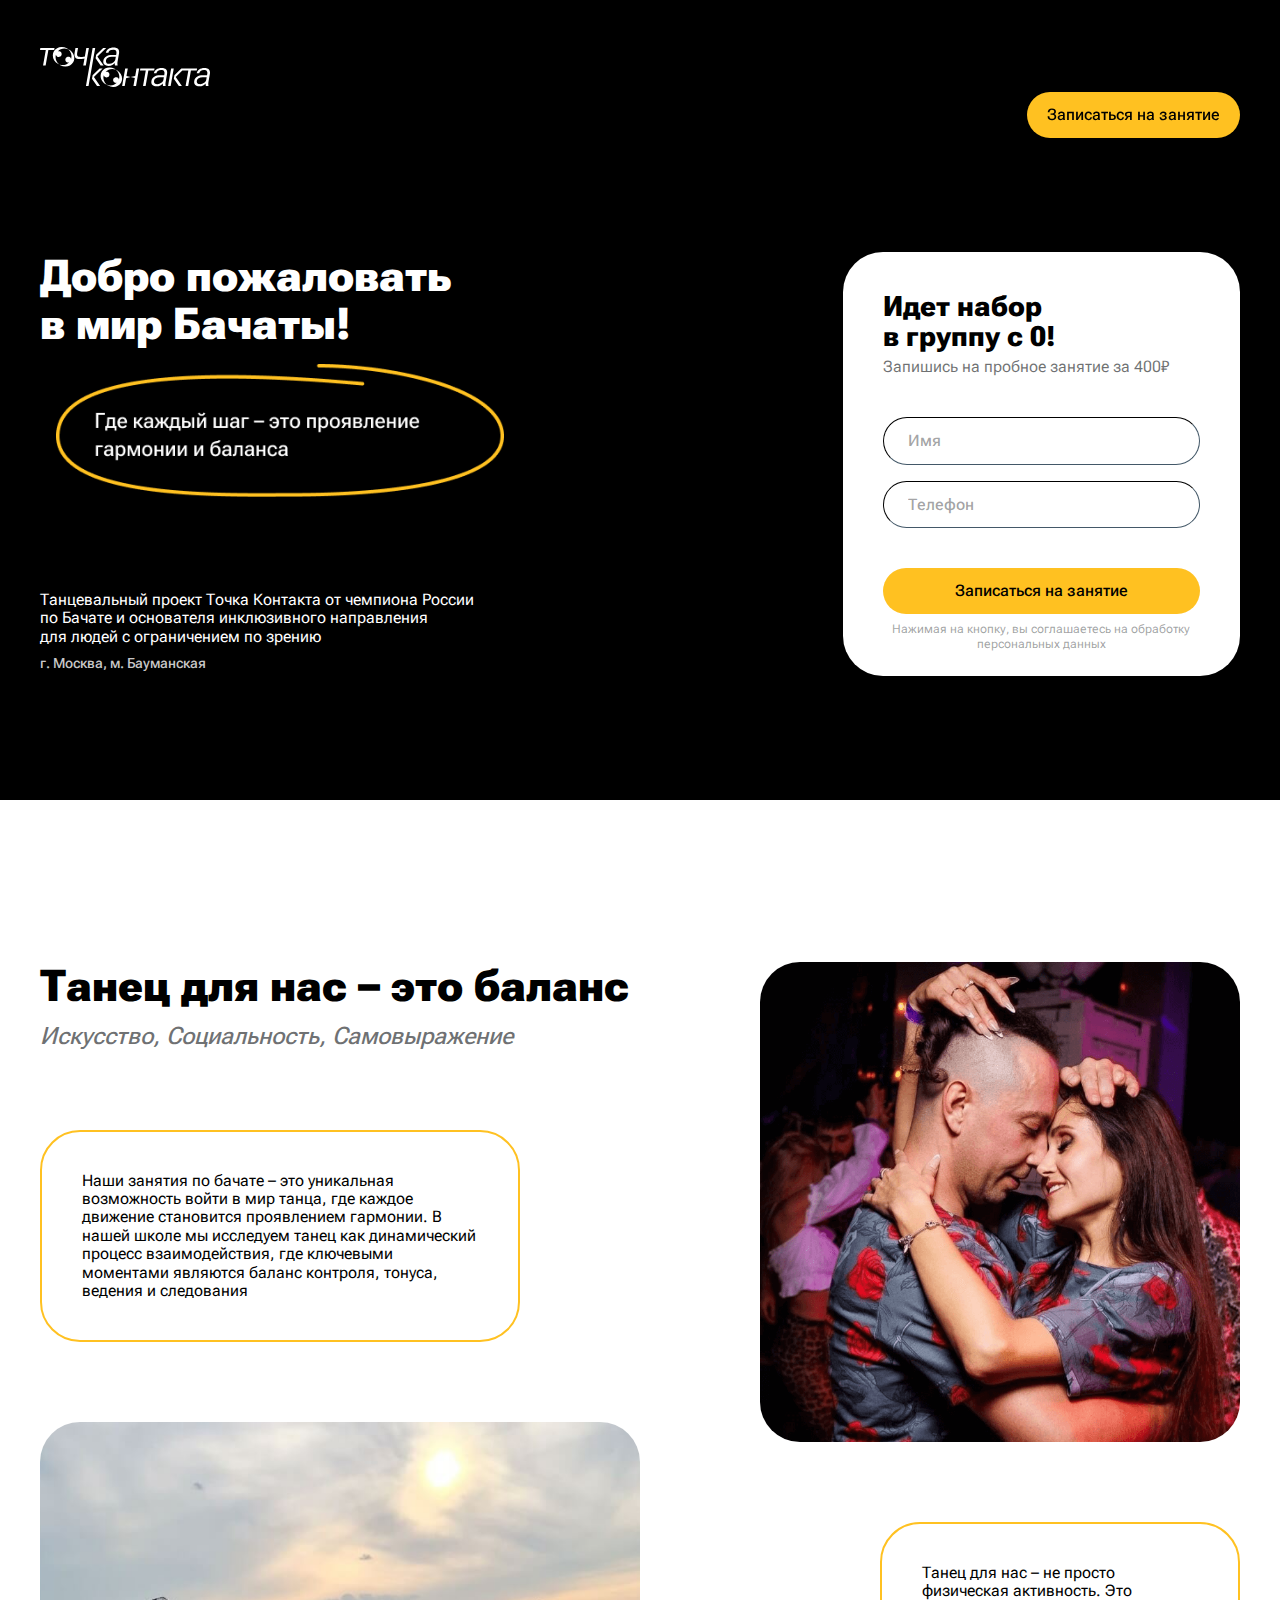
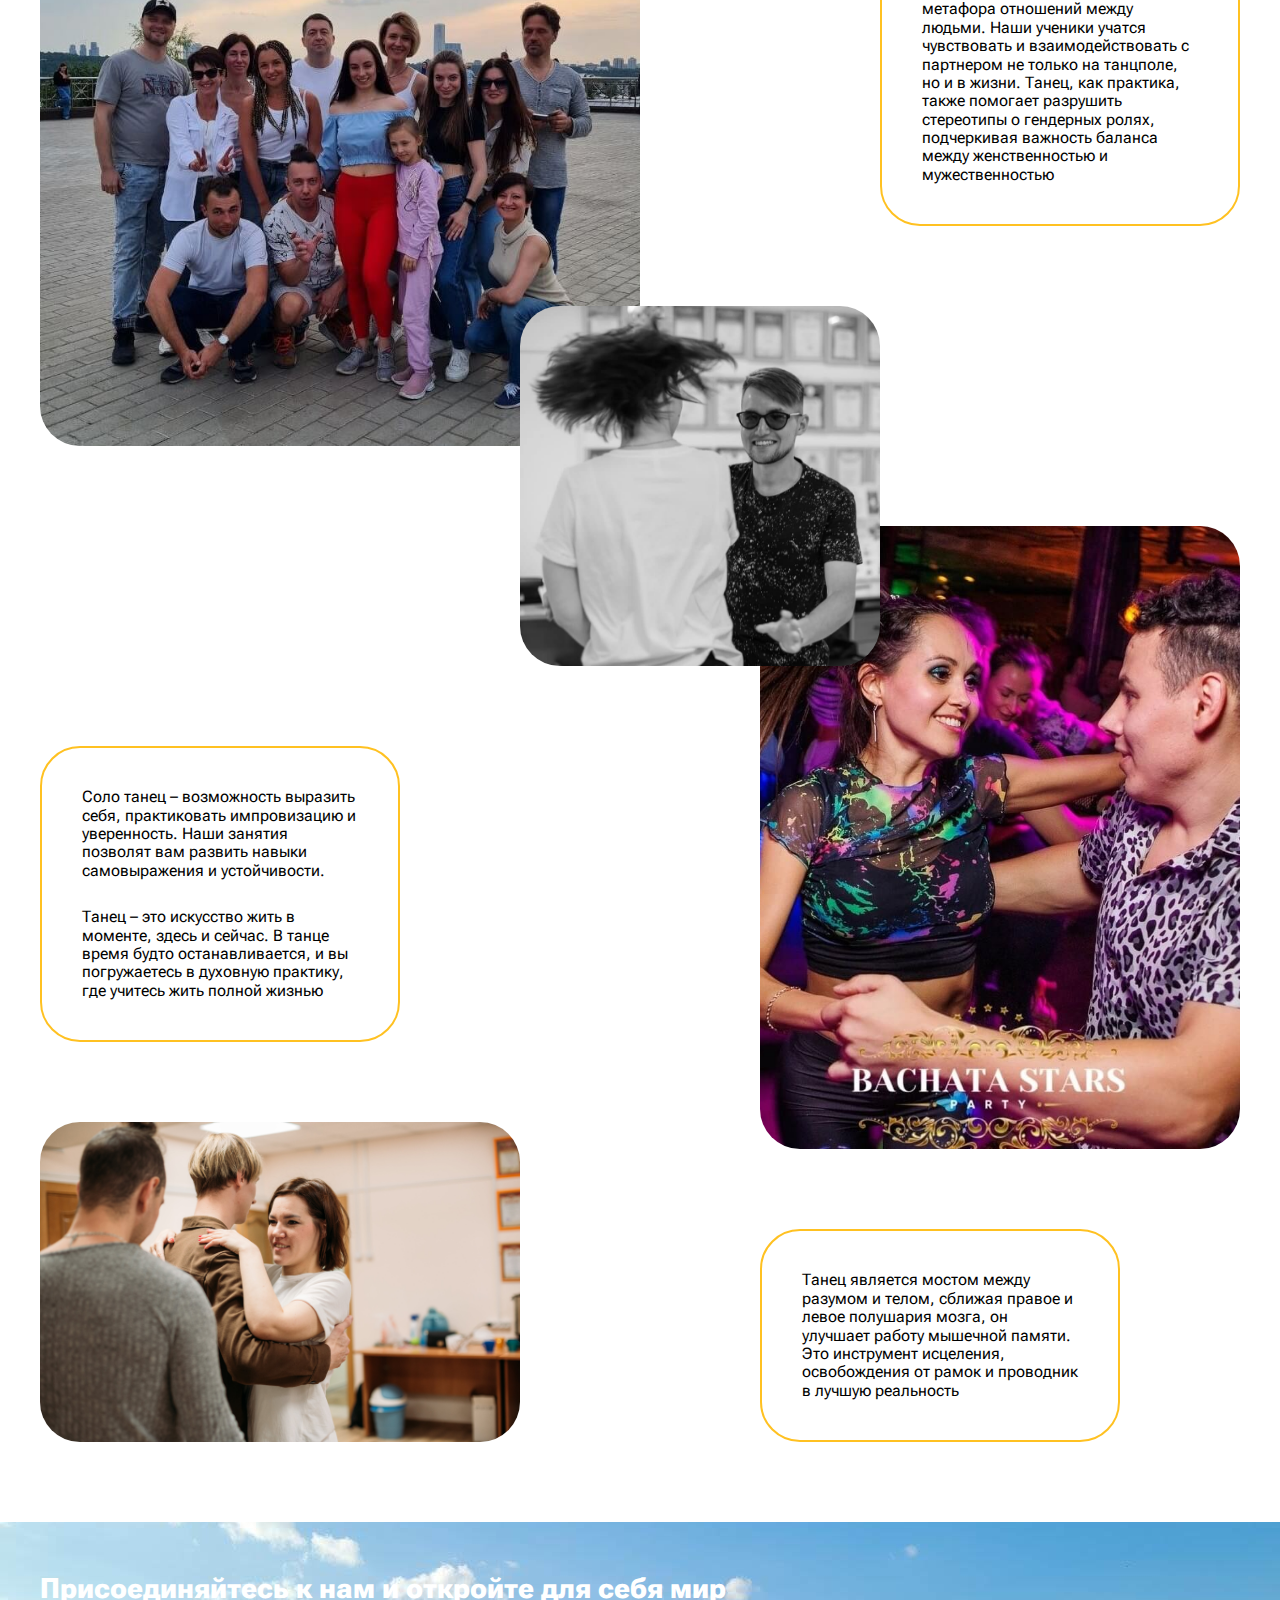
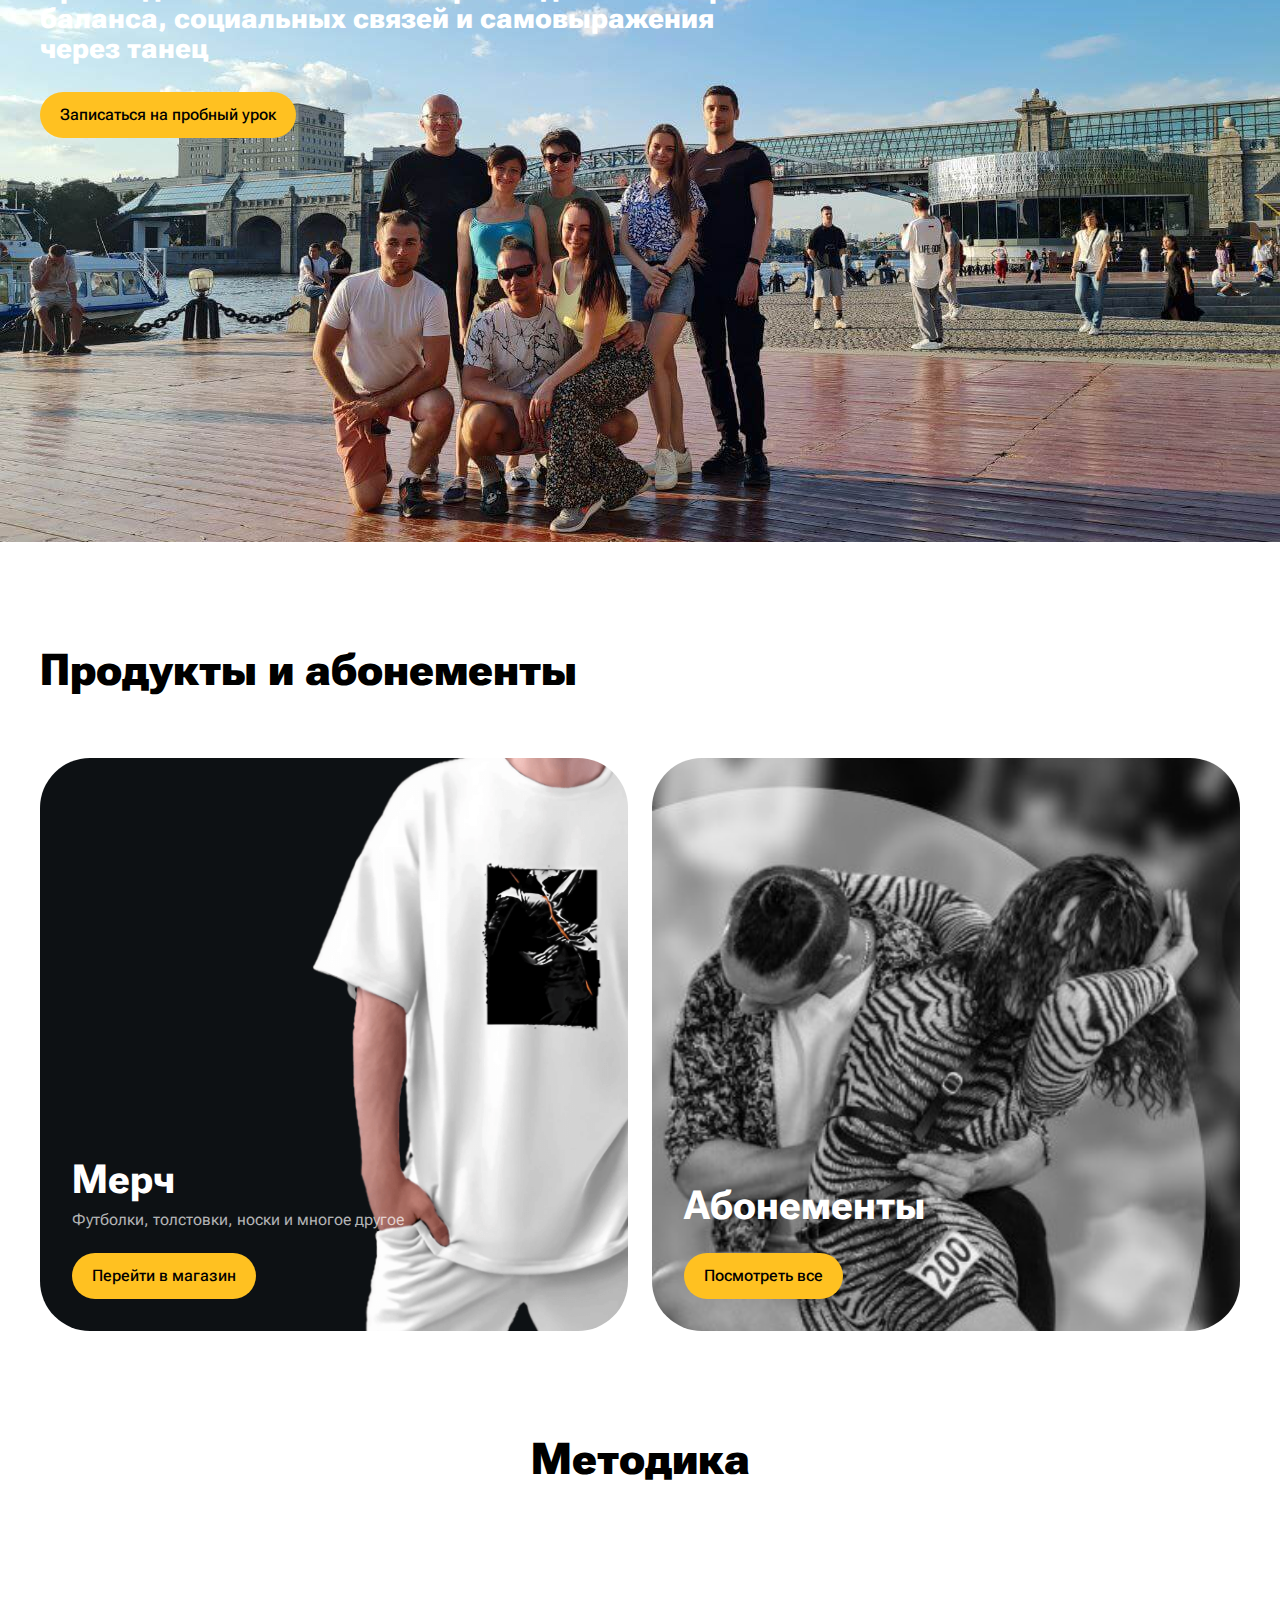
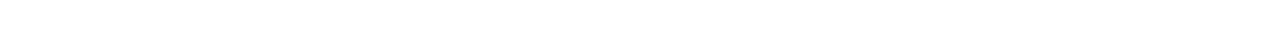
<file: test1/index.html>
<!DOCTYPE html>
<html lang="en">
<head>
    <meta charset="UTF-8">
    <meta name="viewport" content="width=device-width, initial-scale=1.0">
    <link rel="preconnect" href="https://fonts.googleapis.com">
    <link rel="preconnect" href="https://fonts.gstatic.com" crossorigin>
    <link href="https://fonts.googleapis.com/css2?family=Roboto+Flex:opsz,wght@8..144,100..1000&display=swap" rel="stylesheet">
    <link rel="stylesheet" href="/css/normalize.css">
    <link rel="stylesheet" href="/css/style.css">
    <title>Tochka_site</title>
</head>
<body>
    <header class="header" id="header">
        <div class="header-line container">
            <a id="logo-link" href="#">
                <div class="logo">
                    <svg  id="logo" class="logo-svg" width="170" height="40" viewBox="0 0 170 40" fill="none" xmlns="http://www.w3.org/2000/svg">
                    <g clip-path="url(#clip0_511_121)">
                    <path d="M53.8913 30.0292L62.6179 21.4541H59.5631L52.6061 28.1741L52.0054 31.708L57.0345 38.9521H60.0893L53.9239 30.0709L53.8913 30.0292Z" />
                    <path d="M86.4785 28.9903L87.7963 21.4541H85.2072L82.1199 38.9521H84.709L86.092 31.1747L90.5996 30.1219C90.5996 30.1219 90.6136 30.0987 90.5996 30.0941L86.4552 29.1248L86.4785 28.9903Z" />
                    <path d="M95.2144 28.9762L95.205 29.0365L90.6555 30.0939C90.6555 30.0939 90.6415 30.117 90.6555 30.117L94.8372 31.0863L93.4448 38.9472H96.0339L99.1213 21.4492H96.5322L95.2144 28.9669V28.9762Z" />
                    <path d="M169.86 26.9777C170.214 24.9789 169.912 23.4809 168.948 22.4699C167.984 21.4589 166.466 20.958 164.398 20.958C162.331 20.958 160.589 21.4682 159.183 22.4884C157.772 23.5087 156.947 24.7284 156.705 26.1476L156.687 26.2311H159.243L159.262 26.1476C159.406 25.3035 159.853 24.58 160.608 23.9771C161.362 23.3742 162.475 23.0728 163.956 23.0728C165.436 23.0728 166.41 23.4299 166.88 24.1534C167.35 24.8722 167.476 25.8183 167.267 26.9824L167.015 28.3644H162.708C160.538 28.3644 158.661 28.8513 157.087 29.8206H157.082C155.509 30.7945 154.563 32.1626 154.251 33.925C153.93 35.7012 154.265 37.0368 155.262 37.9412C156.258 38.8455 157.599 39.2954 159.28 39.2954C160.803 39.2954 162.107 38.9986 163.187 38.4142C164.268 37.8253 165.097 37.1667 165.66 36.434C165.613 36.9024 165.613 37.3661 165.66 37.8299C165.707 38.2937 165.795 38.6693 165.925 38.9615H168.417L168.468 38.6925C168.347 38.2055 168.282 37.6397 168.277 37.0044C168.272 36.3644 168.328 35.6873 168.449 34.9684L169.87 26.987L169.86 26.9777ZM166.191 32.9974C166.014 34.0084 165.32 34.9545 164.105 35.8403C162.889 36.7261 161.632 37.1713 160.263 37.1713C158.894 37.1713 157.935 36.8792 157.39 36.2995C156.84 35.7151 156.668 34.8757 156.854 33.7812C157.045 32.6821 157.641 31.8195 158.642 31.1934C159.644 30.5673 161.003 30.2519 162.717 30.2519H166.675L166.191 32.9974Z" />
                    <path d="M114.535 21.4541H100.337L99.9874 23.5179H105.78L103.042 38.9521H105.631L108.369 23.5179H114.186L114.535 21.4541Z" />
                    <path d="M121.585 20.9531C119.517 20.9531 117.776 21.4633 116.369 22.4836C114.963 23.5038 114.134 24.7236 113.892 26.1427L113.873 26.2262H116.43L116.444 26.1427C116.593 25.2986 117.035 24.5752 117.79 23.9723C118.544 23.3694 119.657 23.0679 121.138 23.0679C122.619 23.0679 123.592 23.425 124.062 24.1485C124.528 24.8673 124.654 25.8134 124.444 26.9775L124.193 28.3595H119.885C117.715 28.3595 115.839 28.8465 114.265 29.8157C112.691 30.7896 111.745 32.1578 111.433 33.9201C111.112 35.6963 111.447 37.032 112.444 37.9363C113.44 38.8407 114.777 39.2905 116.463 39.2905C117.985 39.2905 119.289 38.9937 120.369 38.4094C121.45 37.8204 122.274 37.1618 122.842 36.4291C122.796 36.8975 122.796 37.3612 122.842 37.825C122.889 38.2888 122.977 38.6644 123.112 38.9566H125.599L125.65 38.6923C125.529 38.2053 125.464 37.6395 125.459 37.0041C125.455 36.3688 125.51 35.687 125.636 34.9682L127.052 26.9867C127.406 24.9879 127.103 23.4899 126.139 22.4789C125.175 21.4679 123.657 20.967 121.59 20.967L121.585 20.9531ZM123.378 32.9972C123.201 34.0082 122.507 34.9543 121.292 35.8401C120.076 36.7259 118.819 37.1711 117.45 37.1711C116.081 37.1711 115.121 36.8789 114.577 36.2992C114.027 35.7149 113.85 34.8754 114.041 33.7809C114.232 32.6818 114.828 31.8192 115.829 31.1931C116.83 30.567 118.19 30.2517 119.904 30.2517H123.862L123.378 32.9972Z" />
                    <path d="M128.062 38.9521H130.647L133.739 21.4541H131.15L128.062 38.9521Z" />
                    <path d="M46.3243 1.04346L44.8481 9.40056C44.3499 9.50723 43.8796 9.59998 43.4372 9.67418C42.6129 9.80867 41.6537 9.87824 40.564 9.87824C39.1065 9.87824 38.1146 9.57679 37.5884 8.96925C37.0669 8.36636 36.9458 7.2765 37.2206 5.68578L38.0401 1.04346H35.451L34.6315 5.68578C34.2636 7.79128 34.4778 9.36346 35.2741 10.3977C36.0657 11.4365 37.5745 11.9513 39.791 11.9513C41.1414 11.9513 42.2404 11.8771 43.0879 11.7194C43.535 11.6359 44.0006 11.5478 44.4803 11.4458L43.2323 18.5275H45.8167L48.9087 1.04346H46.3196H46.3243Z" />
                    <path d="M14.5473 1.04346H0.349248L0 3.10723H5.79286L3.05476 18.5414H5.64385L8.38195 3.10723H14.1981L14.5473 1.04346Z" />
                    <path d="M63.6796 18.5414L57.5095 9.66027L57.4769 9.61853L66.2035 1.04346H63.1487L56.1917 7.76346L55.591 11.2974L60.6202 18.5414H63.6796Z" />
                    <path d="M65.8216 5.8248H68.3781L68.3921 5.74132C68.5365 4.89727 68.9835 4.17379 69.7379 3.57089C70.4922 2.96335 71.6052 2.6619 73.086 2.6619C74.5668 2.6619 75.54 3.019 76.0104 3.74248C76.4807 4.46132 76.6064 5.40741 76.3969 6.57147L76.1454 7.9535H71.838C69.668 7.9535 67.7914 8.43582 66.2174 9.40509H66.2221C64.6482 10.379 63.7029 11.7471 63.3909 13.5094C63.0696 15.2857 63.4048 16.6213 64.4014 17.5257C65.3979 18.43 66.7343 18.8799 68.4154 18.8799C69.9381 18.8799 71.242 18.5831 72.3223 17.9987C73.398 17.4097 74.2269 16.7512 74.7903 16.0184C74.7438 16.4868 74.7438 16.9506 74.7903 17.4144C74.8369 17.8781 74.9254 18.2538 75.0558 18.5413H77.5471L77.5983 18.277C77.4772 17.79 77.412 17.2242 77.4074 16.5889C77.4027 15.9489 77.4632 15.2718 77.5843 14.5529L79.0046 6.57147C79.3585 4.57727 79.0558 3.07466 78.0919 2.06364C77.128 1.05263 75.6099 0.551758 73.5423 0.551758C71.4748 0.551758 69.7286 1.0619 68.3129 2.08683C66.9066 3.10712 66.0778 4.32683 65.8356 5.74596L65.8216 5.82944V5.8248ZM75.3305 12.5912C75.1535 13.6022 74.455 14.5483 73.2443 15.4341C72.0289 16.3199 70.7716 16.7651 69.4026 16.7651C68.0335 16.7651 67.0743 16.4729 66.5294 15.8932C65.98 15.3089 65.8077 14.4694 65.9939 13.3749C66.1849 12.2758 66.7809 11.4132 67.7821 10.7871C68.7879 10.161 70.143 9.84567 71.8566 9.84567H75.8148L75.3305 12.5912Z" />
                    <path d="M52.1265 18.5507L52.1218 18.5414L52.2988 17.549L55.2092 1.04346H52.6201L50.2452 14.5206H50.2405L45.9424 38.9519H48.5315L52.1218 18.5507H52.1265Z" />
                    <path d="M157.092 21.4541H144.435H141.38L139.248 23.5132L134.423 28.1741L133.823 31.708L138.852 38.9521H141.906L135.741 30.0709L135.709 30.0292L142.344 23.5132H148.342L145.604 38.9521H148.193L150.931 23.5132H156.743L157.092 21.4541Z" />
                    <path d="M63.6936 28.2806C63.8798 29.0226 64.3548 29.6904 65.0719 30.0986C66.4736 30.9055 68.271 30.4278 69.0813 29.0273C69.8916 27.6313 69.4119 25.8412 68.0056 25.0342C67.2559 24.6029 66.3898 24.5426 65.6261 24.7931C68.0475 22.131 71.9451 21.2174 75.5866 22.5531C75.6332 22.5716 75.6658 22.516 75.6239 22.4835C75.3072 22.2377 74.9813 21.9965 74.618 21.7878C70.0266 19.149 64.1779 20.3919 61.7098 24.6493C59.2418 28.9067 61.0858 34.5739 65.6773 37.2128C66.0405 37.4215 66.4084 37.5791 66.7809 37.7322C66.8275 37.7507 66.8601 37.6951 66.8182 37.6626C63.9264 35.2696 62.7576 31.6104 63.6889 28.2713L63.6936 28.2806Z" />
                    <path d="M77.0441 23.193C76.6809 22.9843 76.313 22.8267 75.9358 22.6736C75.8893 22.6551 75.8567 22.7107 75.8986 22.7432C78.8835 25.2104 80.0337 29.0319 78.93 32.4499C78.7624 31.6661 78.2781 30.9519 77.5284 30.5206C76.1267 29.7136 74.3293 30.1913 73.519 31.5919C72.7088 32.9878 73.1884 34.778 74.5947 35.5849C75.3118 35.9977 76.1267 36.0719 76.8625 35.8632C74.4271 38.3351 70.6598 39.1559 67.1348 37.8574C67.0882 37.8388 67.0556 37.8945 67.0975 37.927C67.4142 38.1727 67.7401 38.4139 68.1034 38.6226C72.6948 41.2614 78.5389 40.0185 81.0069 35.7612C83.4749 31.5038 81.6356 25.8412 77.0441 23.1977V23.193Z" />
                    <path d="M15.8884 7.86562C16.0747 8.60765 16.5497 9.27547 17.2668 9.68359C18.6684 10.4905 20.4659 10.0129 21.2762 8.61229C22.0864 7.21634 21.6068 5.4262 20.2005 4.61924C19.4508 4.18794 18.5846 4.12765 17.8209 4.37808C20.2424 1.71605 24.14 0.802431 27.7815 2.13808C27.8281 2.15663 27.8607 2.10098 27.8187 2.06852C27.5021 1.82272 27.1761 1.58156 26.8129 1.37287C22.2261 -1.2567 16.3774 -0.013801 13.9094 4.24359C11.4413 8.50098 13.2854 14.1682 17.8768 16.8071C18.24 17.0158 18.6079 17.1734 18.9804 17.3265C19.027 17.345 19.0596 17.2894 19.0177 17.2569C16.1259 14.8639 14.9571 11.2047 15.8884 7.86562Z" />
                    <path d="M29.2437 2.778C28.8805 2.5693 28.5126 2.41162 28.1354 2.25858C28.0888 2.24003 28.0562 2.29568 28.0982 2.32814C31.0831 4.79539 32.2333 8.61684 31.1296 12.0348C30.962 11.251 30.4777 10.5368 29.728 10.1055C28.3263 9.29858 26.5289 9.77626 25.7186 11.1768C24.9084 12.5728 25.388 14.3629 26.7943 15.1699C27.5114 15.5826 28.3263 15.6568 29.0621 15.4481C26.6267 17.92 22.8594 18.7409 19.3344 17.4423C19.2878 17.4238 19.2552 17.4794 19.2971 17.5119C19.6138 17.7577 19.9397 17.9989 20.3029 18.2076C24.8944 20.8464 30.7385 19.6035 33.2065 15.3461C35.6745 11.0887 33.8351 5.42612 29.2437 2.78264V2.778Z" />
                    </g>
                    <defs>
                    <clipPath id="clip0_511_121">
                    <rect width="170" height="40" />
                    </clipPath>
                    </defs>
                    </svg>
                </div>
            </a>
            <nav class="menu" id="menu">
                <ul class="menu-items" id="menu-items">
                    <li class="menu-item"><a class="link" href="#">Главная</a></li>
                    <li class="menu-item"><a class="link" href="#">Расписание</a></li>
                    <li class="menu-item"><a class="link" href="#">Продукты и Абонементы</a></li>
                    <li class="menu-item"><a class="link" href="#">Инклюзивный проект</a></li>
                    <li class="menu-item"><a class="link" href="#">Контакты</a></li>
                    <li class=" highlighted"><a class="link" id="menu-button">Записаться на занятие</a></li>
                </ul>
            </nav>
        </div>
    </header>
    <main class="main" id="main">
        <section class="welcome container" id="main-page">
            <video class="background-video" autoplay loop muted poster="https://assets.codepen.io/6093409/river.jpg">
                <source src="https://assets.codepen.io/6093409/river1.mp4" type="video/mp4">
            </video>
            <div class="welcome-content">
                <div class="welcome-text">
                    <h1 class="welcome-text-heading heading-large">Добро пожаловать в мир Бачаты!</h1>
                    <img src="/img/A1.png" alt="" class="welcome-text-img">
                    <p class="welcome-text-description">Танцевальный проект Точка Контакта от чемпиона России по Бачате и основателя инклюзивного направления для людей с ограничением по зрению</p>
                    <p class="text-small">г. Москва, м. Бауманская</p>
                </div>     
                <form class="welcome-form" action="">
                    <h3 class="welcome-form-heading heading-small">Идет набор в группу с 0!</h3>
                    <p class="welcome-form-description">Запишись на пробное занятие за 400₽</p>
                    <input id="welcome-form-name" type="text" class="welcome-form-name input" placeholder="Имя" required>
                    <input id="welcome-form-tel" type="tel" class="welcome-form-telephone input" placeholder="Телефон" required>
                    <button id="welcome-form-button" class="welcome-form-button highlighted" type="submit">Записаться на занятие</button>
                    <p class="welcome-form-info">Нажимая на кнопку, вы соглашаетесь на обработку персональных данных</p>
                </form>
            </div>
            
        </section>
        <section class="dance container container-section">
            <div class="dance-heading">
                <h2 class="dance-heading heading-large">Танец для нас – это баланс</h2>
                <p class="dance-heading-additional">Искусство, Социальность, Самовыражение</p>
            </div>
            <p class="dance-first-info card-text">Наши занятия по бачате – это уникальная возможность войти в мир танца, где каждое движение становится проявлением гармонии. В нашей школе мы исследуем танец как динамический процесс взаимодействия, где ключевыми моментами являются баланс контроля, тонуса, ведения и следования</p>
            <img src="/img/dance-1.png" alt="Главный тренер танцует с красивой девушкой" class="dance-first-image card-image">
            <p class="dance-second-info card-text">Танец для нас – не просто физическая активность. Это метафора отношений между людьми. Наши ученики учатся чувствовать и взаимодействовать с партнером не только на танцполе, но и в жизни. Танец, как практика, также помогает разрушить стереотипы о гендерных ролях, подчеркивая важность баланса между женственностью и мужественностью</p>
            <img src="/img/dance-2.jpeg" alt="Главный тренер с учениками" class="dance-second-image card-image">
            <img src="/img/dance-offgrid.jpeg" alt="Парень в очках танцует" class="dance-image-offgrid card-image">
            <div class="dance-third-info card-text">
                <p class="dance-third-info-paragraph">Соло танец – возможность выразить себя, практиковать импровизацию и уверенность. Наши занятия позволят вам развить навыки самовыражения и устойчивости.</p>
                <p>Танец – это искусство жить в моменте, здесь и сейчас. В танце время будто останавливается, и вы погружаетесь в духовную практику, где учитесь жить полной жизнью</p>
            </div>
            <img src="/img/dance-3.jpeg" alt="Красивая пара танцует" class="dance-third-image card-image">
            <p class="dance-fourth-info card-text">Танец является мостом между разумом и телом, сближая правое и левое полушария мозга, он улучшает работу мышечной памяти. Это инструмент исцеления, освобождения от рамок и проводник в лучшую реальность</p>
            <img src="/img/dance-4.jpeg" alt="Девушка в черном танцует" class="dance-fourth-image card-image">
        </section>
        <section class="joinus bg-image">
            <div class="container">
                <div class="joinus-text">
                    <h2 class="joinus-heading heading-small">Присоединяйтесь к нам и откройте для себя мир баланса, социальных связей и самовыражения через танец</h2>
                    <button type="button" class="joinus-button highlighted" id="joinus-button"><a class="link" href="#">Записаться на пробный урок</a></button>
                </div>
            </div>
        </section>
        <section class="products container container-section">
            <h2 class="products-heading heading-large">Продукты и абонементы</h2>
            <div class="products-wrapper">
                <article class="product-card product-card-merch bg-image">
                    <h3 class="product-card-heading">Мерч</h3>
                    <p class="product-card-description">Футболки, толстовки, носки и многое другое</p>
                    <button type="button" class="product-card-button highlighted"><a href="#" class="link">Перейти в магазин</a></button>
                </article>
                <article class="product-card product-card-abonements bg-image">
                    <h3 class="product-card-heading">Абонементы</h3>
                    <button type="button" class="product-card-button highlighted"><a href="#" class="link">Посмотреть все</a></button>
                </article>
            </div>
        </section>
        <section class="method container container-section">
            <h3 class="method-heading heading-large">Методика</h3>
        </section>
        <section class="place"></section>
        <section class="faq"></section>
        <section class="schedule"></section>
        <section class="teachers"></section>
        <section class="blog"></section>
        <section class="otzyvi"></section>
        <section class="project"></section>
        <section class="thrapy"></section>
        <section class="contactus"></section>
    </main>
    <footer class="footer"></footer>
<script src="/js/script.js"></script>
</body>
</html
</file>
<file: css/style.css>
* {
    font-family: "Roboto Flex", sans-serif;
}

html {
    scroll-behavior: smooth;
}

.link {
    text-decoration: none;
    color: inherit;
}

.container {
    box-sizing: border-box;
    padding-left: 2.5rem;
    padding-right: 2.5rem;
    max-width: 1440px;
    margin: auto;
}

.container-section {
    margin-top: 6.5rem;
    margin-bottom: 5rem;
}

.text-small {
    font-size: 0.875rem;
    font-weight: 500;
    line-height: 1.125rem;
    color: rgba(255, 255, 255, 0.8);
}

.input {
    padding: 12px 24px;
    margin-bottom: 1rem;
    border-radius: 50px;
    border-width: 1px;
    border-color: rgba(13, 17, 20, 1);
    width: 100%;
    box-sizing: border-box;
    line-height: 1.35rem;
    font-weight: 500;
}

.input::placeholder {
    color: rgba(13, 17, 20, 0.4);
}

.heading-large {
    font-weight: 800;
    font-size: 2.75rem;
    line-height: 3rem;
    /* letter-spacing: 1%; */
}

.heading-small {
    font-size: 1.75rem;
    line-height: 1.875rem;
    font-weight: 800;
    /* letter-spacing: 1%; */
}

.card-text {
    padding: 2.5rem;
    border: 2px solid rgba(255, 193, 33, 1);
    border-radius: 40px;
}

.card-image {
    border-radius: 40px;
    width: 100%;
    height: 100%;
    object-fit: cover;
}

.highlighted {
    background-color: rgba(255, 193, 33, 1);
    color: black;
    padding: 0.75rem 1.25rem;
    border-radius: 50px;
    text-align: center;
    cursor: pointer;
    font-weight: 500;
    line-height: 1.35rem;
    /* box-shadow: 1px 1px 5px rgba(0, 0, 0, 0.2); */
    transition: background-color 0.2s ease-in-out;
}

.highlighted:hover {
    background-color: rgb(237, 178, 30);
}

.highlighted:active {
    background-color: rgb(211, 159, 26);
}

.secondary {
    color: black;
    background-color: #fff;
    padding: 0.75rem 1.25rem;
    border: 1px solid black;
    border-radius: 50px;
    text-align: center;
    cursor: pointer;
    font-weight: 500;
    line-height: 1.35rem;
    /* box-shadow: 1px 1px 5px rgba(0, 0, 0, 0.2); */
    transition: background-color 0.2s ease-in-out;
}

.secondary:hover {
    background-color: rgba(255, 193, 33, 1);
}

.secondary:active {
    background-color: rgb(234, 176, 29);
}

/* .tertiary {
    background-color: #fff;
}

.tertiary:hover {
    background-color: rgba(255, 193, 33, 1);

} */

.bg-image {
    background-repeat: no-repeat;
    background-position: center center;
    background-size: cover;
}

.method-text {
    padding: 2.5rem;
    background-color: rgba(13, 17, 20, 0.06);
    border-radius: 40px;
    line-height: 1.35rem;
}

.method-image {
    border-radius: 50%;
    border: 4px solid rgba(255, 193, 33, 1);
}

.image {
    width: 100%;
    height: auto;
}

/* */


.header {
    position: sticky;
    top: 0;
    z-index: 10;
}

.header-line {
    display: flex;
    justify-content: space-between;
    align-items: center;
}

.logo {
    padding-top: 1.125rem;
    padding-bottom: 1.125rem;
    margin-right: 1rem;
}

.logo-svg {
    fill: white;
}

.menu-items-desktop {
    font-weight: 500;
    line-height: 1.25rem;
    color: white;
    display: flex;
    align-items: center;
    gap: 1vw;
    background-color: rgba(255, 255, 255, 0.1);
    padding: 0.5rem 1.25rem;
    margin: 0.563rem 0;
    border-radius: 50px;
    backdrop-filter: blur(10px);
    transition: all 0.2s ease-in-out;
}

.menu-item-desktop {
    position: relative;
    padding-left: 0.75rem;
    text-align: center;
}

.menu-item-desktop::before {
    content: "";
    position: absolute;
    left: 0;
    margin-top: 0.25rem;
    width: 8px;
    height: 8px;
    border-radius: 50%;
    background-color: rgba(255, 193, 33, 1);
    transition: all 2s ease-in-out;
    display: none;
}

.menu-item-desktop:hover::before {
    display: inline-block;
}

.header-line-mobile, .menu-mobile {
    display: none;
}

.welcome {
    box-sizing: border-box;
    height: 720px;
    padding-top: 7.125rem;
    padding-bottom: 4rem;
}

.background-video {
    background-color: black;
    object-fit: cover;
    z-index: -2;
    position: absolute;
    left: 0;
    right: 0;
    top: 0;
    bottom: 0;
    width: 100%;
    height: 800px;
}

.background-video-filter {
    position: absolute;
    left: 0;
    right: 0;
    top: 0;
    bottom: 0;
    width: 100%;
    height: 800px;
    background-color: 
    rgba(0, 0, 0, 0.6);
    backdrop-filter: blur(10px);
    z-index: -1;
}

.welcome-content {
    display: flex;
    justify-content: space-between;
}

.welcome-text {
    width: 40%;
    color: white;
}

.welcome-text-img {
    height: 31%;
    width: 100%;
    margin-top: 1rem;
    box-sizing: border-box;
    object-fit: contain;
}

.welcome-text-description {
    padding: 7vw 0 0.5rem 0;
}

.welcome-form {
    background-color: white;
    color: black;
    width: 33.1%;
    padding: 2.5rem 2.5rem 1.5rem;
    border-radius: 40px;
    /* display: flex;
    flex-direction: column; */
    height: 40%;
    box-sizing: border-box;
}

.welcome-form-description {
    line-height: 1.35rem;
    color: rgba(13, 17, 20, 0.6);
    margin-top: 0.25rem;
    margin-bottom: 2.5rem;
}

.welcome-form-button {
    width: 100%;
    margin-top: 24px;
}

.welcome-form-info {
    text-align: center;
    font-size: 0.75rem;
    line-height: 0.938rem;
    color: 
    rgba(13, 17, 20, 0.4);
    margin-top: 0.5rem;
}

.dance {
    display: grid;
    grid-template-columns: repeat(10, 1fr);
    row-gap: 5rem;
    position: relative;
}

.dance-heading {
    grid-column: 1 / span 6;
    grid-row: 1;
}

.dance-heading-additional {
    font-size: 1.5rem;
    line-height: 1.758rem;
    font-weight: 500;
    font-style: italic;
    color: rgba(13, 17, 20, 0.6);
    margin-top: 0.75rem;
}

.dance-first-info {
    grid-column: 1 / span 4;
    grid-row: 2;
}

.dance-first-image {
    grid-column: 7 / span 4;
    grid-row: 1 / span 3;
}

.dance-second-info {
    grid-column: 8 / span 3;
    grid-row: 4;
}

.dance-second-image {
    grid-column: 1 / span 5;
    grid-row: 3 / span 3;
}

.dance-third-info {
    grid-column: 1 / span 3;
    grid-row: 7;
}

.dance-third-info-paragraph {
    margin-bottom: 1.75rem;
}

.dance-third-image {
    grid-column: 7 / span 4;
    grid-row: 6 / span 3;
}

.dance-fourth-info {
    grid-column: 7 / span 3;
    grid-row: 9;
}

.dance-fourth-image {
    grid-column: 1 / span 4;
    grid-row: 8 / 10;
}

.dance-image-offgrid {
    grid-column: 5 / span 3;
    grid-row: 5 / 7;
    z-index: 2;
}

.joinus {
    background-image: url(../img/joinus-2.jpeg);
    width: 100%;
    max-height: 620px;
    height: 90vw;
    background-position: center center;
    background-size: cover;
    position: relative;
}

.image-filter {
    position: absolute;
    top: 0;
    bottom: 0;
    left: 0;
    right: 0;
    background-color: rgba(13, 17, 20, 0.3);

}

.image-filter-2 {
    position: absolute;
    top: 0;
    bottom: 0;
    left: 0;
    right: 0;
    background-image: url(../img/join-us-3.png);
    background-position: center center;
    background-size: cover;
}

.joinus-text {
    padding-top: 3.25rem;
    color: white;
    width: 60%;
    z-index: 3;
    position: relative;
}

.joinus-heading {
    margin-bottom: 1.75rem;
}

.products-wrapper {
    margin-top: 4rem;
    display: flex;
    gap: 24px;
    max-height: 613px;
}

.product-card {
    width: 50%;
    display: flex;
    flex-direction: column;
    align-items: flex-start;
    justify-content: flex-end;
    border-radius: 50px;
    padding: 2rem;
    box-sizing: border-box;
}

.product-card-heading {
    font-size: 2.5rem;
    color: white;
    margin-top: 70%;

}

.product-card-description {
    color: rgba(255, 255, 255, 0.7);
    margin-top: 0.5rem;
}

.product-card-button {
    margin-top: 1.5rem;
}

.product-card-abonements {
    background-image: url(../img/product-card-2.jpeg);
}

.product-card-merch {
    background-image: url(../img/product-card-1.png);
}

.method-heading {
    text-align: center;
}

.method-wrapper {
    display: grid;
    grid-template-columns: repeat(12, 1fr);
    column-gap: 1.5rem;
    row-gap: 1.5rem;
    margin-top: 4.625rem;
}

.method-text-1 {
    grid-column: 1 / span 3;
    grid-row: 1 / span 2;
}

.method-text-2 {
    grid-column: 4 / span 3;
    grid-row: 1 / span 2;

}

.method-text-3 {
    grid-column: 1 / span 6;
    grid-row: 3 / span 2;
}

.method-image-circle-first {
    grid-column: 7 / span 3;
    grid-row: 1 / span 3;
    z-index: -2;
}

.method-image-first {
    grid-column: 8 / span 5;
    grid-row: 2 / span 6;
    z-index: -1;
}

.method-text-4 {
    grid-column: 1 / span 3;
    grid-row: 5 / span 2;
}

.method-text-5 {
    grid-column: 4 / span 3;
    grid-row: 5 / span 2;
}

.method-image-second {
    grid-column: 7 / span 3;
    grid-row: 6 / span 3;
}

.method-text-6 {
    grid-column: 8 / span 5;
    grid-row: 10 / span 2;
}

.method-image-third {
    grid-column: 1 / span 4;
    grid-row: 8 / span 5;
}

.method-image-circle-second {
    grid-column: 3 / span 5;
    grid-row: 8 / span 5;
    z-index: -2;
}

.method-text-7 {
    grid-column: 8 / span 5;
    grid-row: 12 / span 2;
}

.method-image-fourth {
    grid-column: 1 / span 4;
    grid-row: 8 / span 5;
}

.method-text-8 {
    grid-column: 8 / span 5;
    grid-row: 14 / span 2;
}

.method-image-fourth {
    grid-column: 4 / span 3;
    grid-row: 11 / span 4;
}

.place-wrapper {
    display: flex;
    gap: 1.5rem;
}

.place-text {
    width: 30%;
}

.place-description {
    margin-top: 3rem;
    padding: 2.5rem;
    border: 1px solid rgba(255, 193, 33, 1);
    border-radius: 40px;
}

.place-paragraph {
    margin-bottom: 1rem;
}

.place-slider {
    width: 70%;
    
}

.place-swiper-slider {
    width: 100%;
    height: 570px;
    border-radius: 40px;
}

.place-slide {
    text-align: center;
    font-size: 18px;
    background: #fff;
    display: flex;
    justify-content: center;
    align-items: center;
}

.place-slide-img {
    display: block;
    width: 100%;
    height: 100%;
    object-fit: cover;
}

.faq-flex-wrapper {
    display: flex;
    gap: 1.5rem;
}
.faq-text {
    width: 50%;
}
.faq-wrapper {
    display: grid;
    grid-template-columns: repeat(5, 1fr);
    width: 50%;
}

.faq-heading {
    margin-bottom: 2rem;
    margin-top: 4rem;
}

.accordion {
    background-color: rgba(13, 17, 20, 0.06);
    color: black;
    cursor: pointer;
    padding: 2rem 3.5rem 2rem 2.5rem;
    width: 100%;
    text-align: left;
    border: none;
    outline: none;
    border-radius: 50px;
    transition: 0.4s;
    margin-top: 1rem;
    font-size: 1.5rem;
    font-weight: 500;
    line-height: 2.025rem;
    position: relative;
}

.accordion:after {
    content: '\002B';
    font-size: 2rem;
    color: black;
    float: right;
    margin-left: 5px;
    position: absolute;
    top: 30px;
    right: 30px;
  }
  
  .active:after {
    content: "\002D";
  }

.active, .accordion:hover {
    background-color: rgba(255, 193, 33, 1);
}
  
.panel {
    box-sizing: border-box;
    padding: 2.5rem;
    margin-top: 1rem;
    background-color: white;
    border: 2px solid rgba(255, 193, 33, 1);
    border-radius: 40px;
    overflow: hidden;
    display: none;
}

.faq-image-first {
    grid-column: 1 / span 4;
    grid-row: 1 / span 5;
}

.faq-image-second {
    grid-column: 3 / span 3;
    grid-row: 5 / span 3;
    z-index: -1;
}

.schedule-wrapper {
    display: flex;
    flex-wrap: wrap;
    gap: 1.5rem;
}

.schedule-heading {
    margin-bottom: 3.25rem;
}

.schedule-card {
    box-sizing: border-box;
    width: 48%;
    padding: 2.5rem;
    border: 2px solid rgba(255, 193, 33, 1);
    border-radius: 40px;
    display: flex;
    flex-direction: column;
    justify-content: space-between;
    min-height: 234px;
}

.schedule-card-heading {
    font-size: 1.5rem;
    font-weight: 500;
    line-height: 2rem;

}

.schedule-card-description {
    font-size: 1rem;
    line-height: 1.5rem;
    color: rgba(13, 17, 20, 0.6);

}

.col-1 {
    display: flex;
    flex-direction: column;
    gap: 2px;
}

.row-1, .blog-row-1 {
    display: flex;
    justify-content: space-between;
    align-items: center;
}

.row-2 {
    display: flex;
    justify-content: space-between;
    align-items: center;
}

.schedule-card-description-start {
    color: rgba(13, 17, 20, 0.6);
    font-size: 0.875rem;
    font-weight: 500;
    line-height: 1.125rem;
}

.schedule-card-description-day-1, .schedule-card-description-time-1 {
    margin-bottom: 0.5rem;
}

.teachers-heading {
    text-align: center;
    margin-bottom: 3rem;
}

.teachers-slider-wrapper {
    align-items: center;
    margin-left: -120px;
    width: 100%;
}

.teachers-swiper-slider {
    width: 100%;
    height: 100%;
    /* padding: 0.5rem; */
}

.teachers-slider-wrapper > .swiper-slide {
    filter: blur(8px);
}

.teachers-slider-wrapper > .swiper-slide-active {
    filter: blur(0);
}

.teachers-slider-wrapper > .swiper-slide-active > .img-row > .teachers-slide-img {
    width: 100%;
}

.teachers-slider-wrapper > .swiper-slide > .teacher-name {
    display: none;
}

.teachers-slider-wrapper > .swiper-slide > .teachers-description {
    display: none;
}
.teachers-slider-wrapper > .swiper-slide > .secondary {
    display: none;
}
.teachers-slider-wrapper > .swiper-slide > .img-row > .img-dot {
    display: none;
}

.teachers-slider-wrapper > .swiper-slide-active > .teacher-name {
    display: block;
}
.teachers-slider-wrapper > .swiper-slide-active > .teachers-description {
    display: block;
}
.teachers-slider-wrapper > .swiper-slide-active > .secondary {
    display: block;
}
.teachers-slider-wrapper > .swiper-slide-active > .img-row > .img-dot {
    display: block;
}

.teachers-slide {
    text-align: center;
    display: flex;
    flex-direction: column;
    justify-content: center;
    align-items: center;
    padding: 1.5rem;
    position: relative;
    height: 45vw;
    /* width: 40%; */
}

.img-row {
    display: flex;
    align-items: center;
    justify-content: center;
    width: 100%;
}

.img-dot {
    width: 0.75rem;
    height: 0.75rem;
}

.teachers-slide-img {
    display: block;
    width: 60%;
    height: auto;
    margin: 1.5rem;
    object-fit: cover;
}

.teachers-description {
    color: rgba(13, 17, 20, 0.6);
    margin-top: 0.25rem;
    margin-bottom: 1rem;
}

.blog-article-1 {
    margin-top: 3rem;
    width: 100%;
    background-image: url(../img/blog-1.jpeg);
    max-height: 27.5rem;
    color:#fff;
    padding-bottom: 2rem;
    background-repeat: no-repeat;
    background-size: cover;
    box-sizing: border-box;
}

.blog-article-main-heading {
    font-size: 2.5rem;
    font-weight: 800;
    line-height: 2.75rem;
    /* letter-spacing: 1%; */
    width: 40%;
    margin-top: 0.5rem;
    margin-bottom: 0.25rem;
}

.blog-article-main-date {
    margin-top: 12.25rem;
    font-size: 0.875rem;
    font-weight: 400;
    line-height: 1.125rem;
    color: rgba(255, 255, 255, 0.7);
}

.blog-article-main-button {
    background-color: transparent;
    color:white;
    border-color: #fff;
}

.blog-row {
    display: flex;
    margin-top: 3rem;
    gap: 1.5rem;
}

.blog-article-2, .blog-article-3, .blog-article-4 {
    width: 33.3%;
    display: flex;
    flex-direction: column;
    justify-content: space-between;
}

.blog-image {
    border-radius: 40px;
    height: 17.5rem;
    object-fit: cover;
}

.blog-article-text {
    margin: 1.5rem 0.75rem 1rem 0.75rem;
}

.blog-article-date {
    color:rgba(13, 17, 20, 0.6);
    font-size: 0.875rem;
    font-weight: 400;
    line-height: 1.125rem;
}

.blog-article-heading {
    margin-top: 0.625rem;
}

.blog-article-description {
    margin-top: 0.5rem;
    color:rgba(13, 17, 20, 0.6);
    line-height: 1.35rem;
    margin-bottom: 1rem;
}

/* .blog-article-button {
    width: 100%;
    margin-top: auto;
} */

.blog-widgets-wrapper {
    display: flex;
    gap: 2rem;
    box-sizing: border-box;
}

.widget-vk, .widget-tg {
    width: 50%;
    border: 2px solid rgba(255, 193, 33, 1);
    border-radius: 40px;
    padding: 1.5rem;
    box-sizing: border-box;
}
 
.widget-vk > h3 {
    margin-bottom: 1.5rem;
    text-align: center;
}

#vk_groups {
    margin: 0 auto;
}

.widget-tg > h3 {
    margin-bottom: 1.5rem;
    text-align: center;
}   

.widget-tg {
    margin: 0 auto;
}

.otzyvi-wrapper {
    display: flex;
    gap: 2rem;
}

.otzyvi-heading {
    margin-top: 2rem;
    margin-bottom: 2rem;  
}

.otzyvi-col-1, .otzyvi-col-2 {
    width: 50%;
}

.otzyvi-col-2 {
    position: relative;
}

.otzyvi-swiper-slider {
    height: 17rem;
}

.otzyvi-slide {
    width: 79%;
    background-color: rgba(13, 17, 20, 0.06);
    border-radius: 40px;
    padding: 3vw;
    box-sizing: border-box;
    margin-left: 7%;
}

.otzyvi-slide-heading {
    margin-bottom: 1rem;
}

.otzyvi-swiper-pagination {
    left: 8px !important;
}

.otzyvi-image-bg {
    position: absolute;
    top: 0;
    left: 0;
    z-index: -1;
}

.otzyvi-image {
    width: 75%;
    height: auto;
    margin-left: 23%;
    margin-top: 21%;
    border-radius: 40px;
    border: 4px solid rgba(255, 193, 33, 1);
}

.project-row{
    gap: 1rem;
}

.project-heading {
    margin-bottom: 1.5rem;
}

.project-description {
    min-height: auto;
}

.project-video {
    width: 100%;
    height: auto;
}

.link-telegram {
    display: flex;
    align-items: center;
    gap: 0.5rem;
}

.button-telegram {
    background-color: #fff;
}

.video-wrapper {
    height: 48vw;
    border-radius: 40px;
    margin-top: 2rem;
}

.therapy-wrapper {
    display: flex;
    gap: 2rem;
}

.therapy-col-1, .therapy-col-2 {
    width: 50%;
}

.therapy-button {
    margin-top: 1.5rem;
    margin-bottom: 3rem;
}

.therapy-card {
    width: 100%;
    min-height: auto;
}

.therapy-img {
    border-radius: 40px;
}

.therapy-col-2 {
    position: relative;
}

.therapy-img-2 {
    position: absolute;
    right: -10vw;
    bottom: -10vw;
    z-index: -1;
}

.contactus {
    margin-top: 10rem;
}

.contactus-slide {
    display: flex;
    flex-direction: column;
    gap: 1.5rem;
    justify-content: center;
    align-items: center;
    background-color: rgba(13, 17, 20, 1);
    border-radius: 40px;
    padding: 5.375rem;
}

.contactus-wrapper {
    display: flex;
    gap: 8.25rem;
}

.contactus-col-1, .contactus-col-2 {
    width: 50%;
}

.contactus-col-2 {
    display: flex;
    flex-direction: column;
}

.contactus-name, .contactus-slide-description {
    color: #fff;
}

.contactus-slide-description {
    opacity: 0.7;
}

.contactus-description {
    color: rgba(13, 17, 20, 0.6);
    margin-top: 0.75rem;
    margin-bottom: 1.5rem;
}

.contactus-slide-img {
    width: 18vw;
    max-width: 302px;
    height: auto;
}

.contactus-button-row {
    display: flex;
    gap: 0.75rem;
}

.contactus-social {
    margin-top: 6.5rem;
}

.social-wrapper {
    display: flex;
    flex-direction: column;
    align-items: start;
    gap: 0.125rem;
    margin-left: 0.75rem;
}

.contactus-social {
    display: flex;
    flex-wrap: wrap;
    gap: 1.5rem;
}

.contactus-button {
    padding: 1rem;
    border-radius: 24px;
    width: 42%;
    transition: background-color 0.2s ease-in-out;
}
.contactus-button:hover {
    background-color: rgba(255, 193, 33, 1);
}
.secondary-name {
    color: rgba(13, 17, 20, 0.6);
}

.contactus-disc {
    color: rgba(13, 17, 20, 0.4);
    font-size: 0.75rem;
    line-height: 1rem;
    margin-top: 0.75rem;
    width: 47%;
}

.footer-wrapper {
    background-color:#0D1114;
    border-radius: 40px;
    padding: 2.5rem 6.725rem;
    display: grid;
    grid-template-columns: repeat(4, 1fr);
    grid-template-rows: repeat(5, 1fr);
    row-gap: 1rem;
    column-gap: 2rem;
}

.footer-button {
    background-color: transparent;
    border: 1px solid #FFC121;
    padding: 0.5rem 0.725rem;
    color: #fff;
    border-radius: 50px;
    transition: background-color 0.2s ease-in-out;
    align-self: center;


}

.footer-button:hover {
    background-color: rgba(255, 193, 33, 1);
    color:#0D1114;
}

.footer-button:active {
    background-color: rgb(230, 173, 29);
    color:#0D1114;
}

.footer-name {
    grid-column: 1;
    grid-row: 2;
    color: #fff;
    font-weight: 1000;
    line-height: 1.125rem;
    /* letter-spacing: 1%; */
    text-transform: uppercase;
}

.footer-button-contacts {
    grid-column: 2;
    grid-row: 2;
}

.footer-button-schedule {
    grid-column: 2;
    grid-row: 3;
}

.footer-button-products {
    grid-column: 3;
}

.footer-button-signin {
    grid-column: 3;
    grid-row: 2;
    background-color: #FFC121;
    color: #0D1114;
    transition: background-color 0.2s ease-in-out;
}

.footer-button-signin:hover {
    background-color: #e9af1c;
}

.footer-button-signin:active {
    background-color: #cf9b18;
}

.footer-address {
    grid-column: 4;
    color: #fff;
    text-align: right;

}

.footer-copyright {
    grid-column: 4;
    grid-row: 2;
    color:rgba(255, 255, 255, 0.7);
    font-size: 0.875rem;
    text-align: right;
}

.divider {
    grid-column: 1 / span 4;
    grid-row: 4;
    border-bottom: 1px solid rgba(255, 255, 255, 0.2);
}

.footer-design {
    grid-row: 5;
}

.footer-studio {
    grid-column: 2;
    grid-row: 5;
}

.design-name, .studio-name {
    font-size: 0.75rem;
    color: rgba(255, 255, 255, 0.7);
}

.design-link, .studio-link {
    margin-top: 0.5rem;
    font-weight: 500;
    color: rgba(255, 193, 33, 1);
    text-decoration: underline;
}

.footer-terms {
    grid-column: 3 / span 2;
    grid-row: 5;
    color: rgba(255, 255, 255, 0.7);
    font-size: 0.75rem;
    text-align: right;
}

@media screen and (min-width: 1322px) {
    .container {
        padding-left: 5rem;
        padding-right: 5rem;
    }

    .welcome-text-more {
        font-size: 1.5rem;
    }

    .heading-large {
        font-size: 3.25rem;
        line-height: 3.5rem;
    }

    .blog-article-main-date {
        margin-top: 13.25rem;
    }

}

@media screen and (max-width: 1024px) {
    
    html {
        font-size: 14px;
    }
    
    .container {
        padding-left: 1.5rem;
        padding-right: 1.5rem;
    }

    .welcome {
        height: auto;
        padding-top: 5rem;
    }

    .welcome-content {
        flex-direction: column;
        gap: 2rem;
    }

    .welcome-text-more {
        width: 50%;
        padding: 4%;
        /* margin: 0 auto; */    
    } 

    .menu-desktop, .logo-link {
        display: none !important;
    }

    .header-line-mobile {
        background-color: rgba(0, 0, 0, 0.9);
        width: 100%;
        display: block;
        height: 4.5rem;
    }

    .logo-mobile {
        margin-left: 1.5rem;
        padding-top: 1rem;
    }

    .menu-mobile {
        width: 100%;
        background-color: rgba(0, 0, 0, 0.9);
        position: absolute;
        right: 0;
        top: 4.5rem;
    }

    .menu-items-mobile {
        margin-bottom: 1rem;
    }

    .menu-item-mobile {
        color: white;
        margin-bottom: 1rem;
        padding: 0.5rem;
        font-size: 1.5rem;
        text-align: center;
        /* border: 1px solid darkgray; */
        /* width: 100%; */
    }

    .menu-burger {
        margin-top: 1rem;
        position: absolute;
        right: 1.5rem;
        top: 0;
        width: 30px;
        height: 30px;
        z-index: 2;
        display: block;
        
    }

    .welcome-form {
        width: 100%;
        padding: 1.5rem 1.5rem 0.5rem;
        box-shadow: 1px 1px 5px rgba(0, 0, 0, 0.2);
    }

    .welcome-text {
        width: 100%;
    }

    .dance {
        display: flex;
        flex-direction: column;
        gap: 2rem;
        margin-top: 0;
    }

    .joinus-text {
        width: 100%;
    }

    .products-wrapper {
        flex-direction: column;
        max-height: fit-content;
    }

    .product-card {
        width: 100%;
    }

    .product-card-heading {
        margin-top: 40vw;
    }

    .method-wrapper {
        display: flex;
        flex-direction: column;
        gap: 2rem;
    }
    
    .method-image-circle-first, .method-image-circle-second {
        display: none;
    }

    .place-wrapper {
        flex-direction: column;
    }

    .place-text, .place-slider {
        width: 100%;
    }

    .place-swiper-slider {
        height: 60vw;
    }

    .faq-flex-wrapper {
        flex-direction: column;
    }
    .faq-text, .faq-wrapper {
        width: 100%;
    }
    .faq-wrapper {
        display: flex;
        flex-direction: column;
        gap: 1rem;
    }

    .schedule-wrapper {
        flex-direction: column;
        gap: 1.5rem;
    }

    .schedule-card {
        width: 100%;
        padding: 1.5rem;
    }

    .schedule-row-2, .schedule-row-1 {
        flex-direction: column;
        gap: 1.5rem;
    }

    .schedule-row-1 {
        margin-bottom: 1.5rem;
    }

    .schedule-card-description-time, .schedule-card-description-day {
        font-size: 1.5rem;
    }

    .teachers-slider-wrapper {
        margin-left: -105px;
    }

    .teachers-swiper-slider {
        padding: 9.5rem 0;
    }

    .teachers-slider-wrapper > .swiper-slide-active > .img-row > .teachers-slide-img {
        width: 150%;
    }

    .blog-row {
        display: flex;
        flex-direction: column;
        margin-top: 1.5rem;
        gap: 1.5rem;
    }

    .blog-article-2, .blog-article-3, .blog-article-4 {
        width: 100%;
    }

    .blog-article-main-date {
        margin-top: 12vw;
    }

    .blog-row-1 {
        display: block;
    }

    .blog-article-main-description
    {
        margin-bottom: 1.5rem;
    }

    .blog-article-main-heading {
        width: 100%;
    }

    .blog-widgets-wrapper {
        display: flex;
        flex-direction: column;
        align-items: center;
        gap: 2rem;
    }
    
    .widget-vk, .widget-tg {
        width: 100%;
        border: none;
        padding: 0;
    }

    .otzyvi-wrapper {
        flex-direction: column;
    }

    .otzyvi-swiper-slider {
        height: 19rem;
    }

    .otzyvi-col-1, .otzyvi-col-2 {
        width: 100%;
    }

    .otzyvi-slide {
        width: 80%;
    }

    .project-row{
        flex-direction: column;
    }

    .project-col {
        width: 100%;
    }

    .project-button-row {
        flex-wrap: wrap;
        gap: 1.5rem;
    }

    .therapy-wrapper {
        flex-direction: column;
    }

    .therapy-col-1, .therapy-col-2 {
        width: 100%;
    }

    .therapy-img-2 {
        display: none;
    }

    .contactus-wrapper {
        flex-direction: column-reverse;
        gap: 3rem;
    }

    .contactus-col-1, .contactus-col-2 {
        width: 100%;
    }

    .contactus-button {
        width: 100%;
    }

    .contactus-social {
        margin-top: 3rem;
    }

    .contactus-disc {
        width: 100%;
    }

    .contactus-button-row {
        flex-direction: column;
    }

    .contactus-slide-img {
        width: 45vw;
    }

    .footer-wrapper {
        display: flex;
        flex-direction: column;
        gap: 1.5rem;
        padding: 1.5rem 1rem;
    }

    .footer-logo {
        margin: 0 auto; 
    }

    .footer-name {
        text-align: center;
    }

    .footer-button {
        width: 90%;
    }
}
</file>
